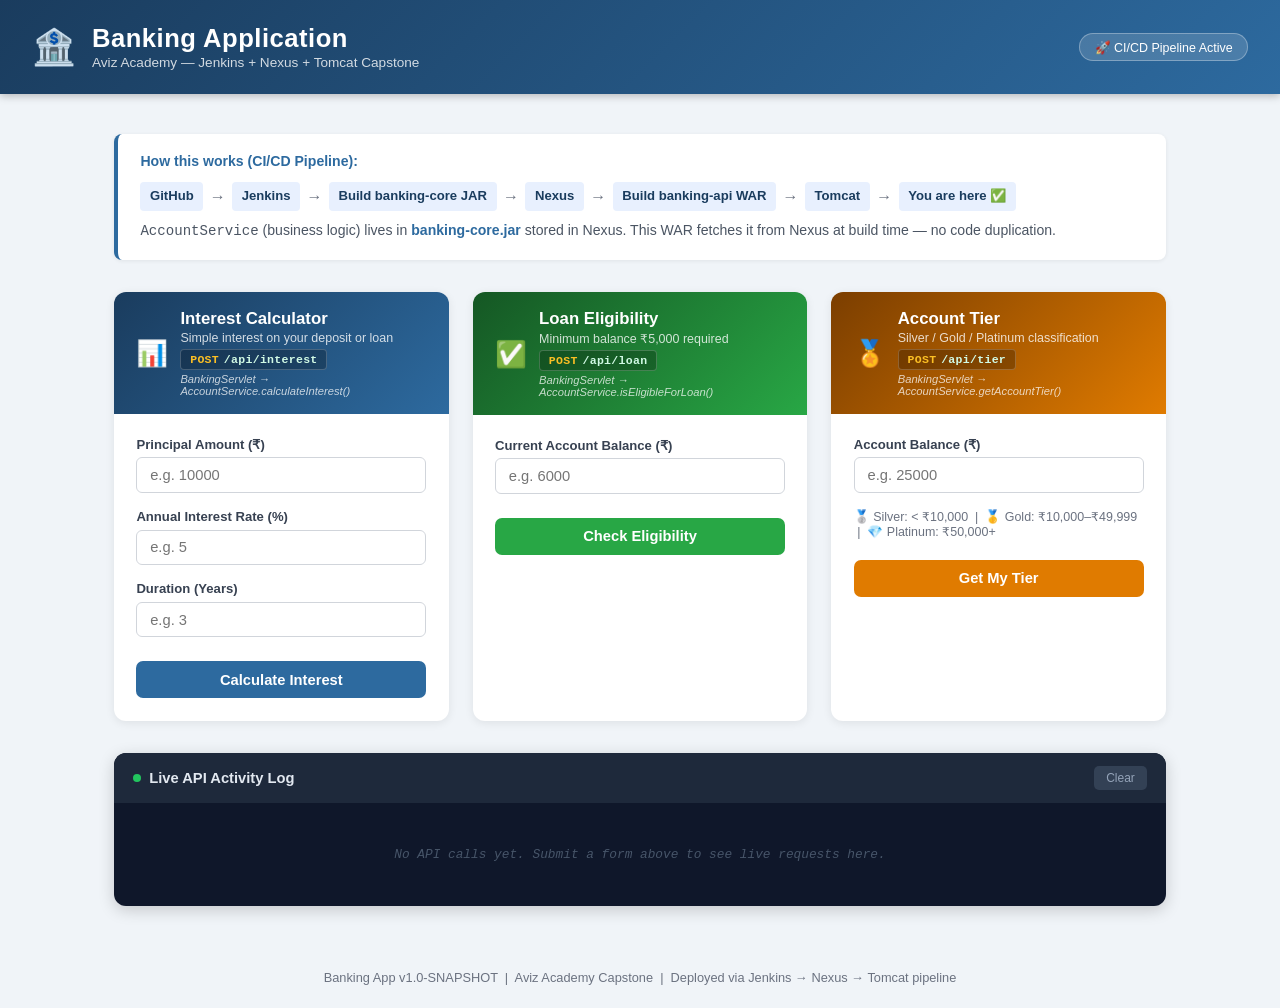
<file: banking-api/src/main/webapp/index.html>
<!DOCTYPE html>
<html lang="en">
<head>
  <meta charset="UTF-8" />
  <meta name="viewport" content="width=device-width, initial-scale=1.0" />
  <title>Banking App — Aviz Academy</title>
  <style>
    /* ── Reset & Base ── */
    *, *::before, *::after { box-sizing: border-box; margin: 0; padding: 0; }

    body {
      font-family: 'Segoe UI', Tahoma, Geneva, Verdana, sans-serif;
      background: #f0f4f8;
      color: #1a202c;
      min-height: 100vh;
    }

    /* ── Header ── */
    header {
      background: linear-gradient(135deg, #1a3c5e 0%, #2d6a9f 100%);
      color: #fff;
      padding: 1.5rem 2rem;
      display: flex;
      align-items: center;
      gap: 1rem;
      box-shadow: 0 2px 8px rgba(0,0,0,0.25);
    }
    header .bank-icon { font-size: 2.2rem; }
    header h1 { font-size: 1.6rem; font-weight: 700; letter-spacing: 0.5px; }
    header p  { font-size: 0.85rem; opacity: 0.8; margin-top: 2px; }

    /* ── Pipeline Badge ── */
    .pipeline-badge {
      background: rgba(255,255,255,0.15);
      border: 1px solid rgba(255,255,255,0.3);
      border-radius: 20px;
      padding: 0.35rem 0.9rem;
      font-size: 0.78rem;
      margin-left: auto;
      white-space: nowrap;
    }

    /* ── Main Layout ── */
    main {
      max-width: 1100px;
      margin: 2.5rem auto;
      padding: 0 1.5rem;
    }

    /* ── Architecture Info ── */
    .arch-banner {
      background: #fff;
      border-left: 4px solid #2d6a9f;
      border-radius: 8px;
      padding: 1rem 1.4rem;
      margin-bottom: 2rem;
      font-size: 0.88rem;
      line-height: 1.7;
      box-shadow: 0 1px 4px rgba(0,0,0,0.07);
    }
    .arch-banner strong { color: #2d6a9f; }
    .arch-banner .flow {
      display: flex;
      align-items: center;
      gap: 0.4rem;
      flex-wrap: wrap;
      margin-top: 0.5rem;
    }
    .arch-banner .node {
      background: #e8f0fe;
      color: #1a3c5e;
      border-radius: 4px;
      padding: 0.2rem 0.6rem;
      font-weight: 600;
      font-size: 0.82rem;
    }
    .arch-banner .arrow { color: #6b7280; font-size: 1rem; }

    /* ── Cards Grid ── */
    .cards {
      display: grid;
      grid-template-columns: repeat(auto-fit, minmax(300px, 1fr));
      gap: 1.5rem;
    }

    /* ── Card ── */
    .card {
      background: #fff;
      border-radius: 12px;
      box-shadow: 0 2px 10px rgba(0,0,0,0.08);
      overflow: hidden;
      transition: transform 0.2s, box-shadow 0.2s;
    }
    .card:hover { transform: translateY(-3px); box-shadow: 0 6px 18px rgba(0,0,0,0.12); }

    .card-header {
      padding: 1.1rem 1.4rem;
      display: flex;
      align-items: center;
      gap: 0.75rem;
    }
    .card-header .icon { font-size: 1.6rem; }
    .card-header h2 { font-size: 1.05rem; font-weight: 700; }
    .card-header p  { font-size: 0.78rem; opacity: 0.8; margin-top: 2px; }

    /* Card colour themes */
    .card.interest .card-header { background: linear-gradient(135deg, #1a3c5e, #2d6a9f); color: #fff; }
    .card.loan     .card-header { background: linear-gradient(135deg, #155724, #28a745); color: #fff; }
    .card.tier     .card-header { background: linear-gradient(135deg, #7b3e00, #e07b00); color: #fff; }

    .card-body { padding: 1.4rem; }

    /* ── Form Controls ── */
    .form-group { margin-bottom: 1rem; }
    label {
      display: block;
      font-size: 0.82rem;
      font-weight: 600;
      color: #374151;
      margin-bottom: 0.35rem;
    }
    input[type="number"] {
      width: 100%;
      padding: 0.55rem 0.8rem;
      border: 1.5px solid #d1d5db;
      border-radius: 6px;
      font-size: 0.92rem;
      transition: border-color 0.2s;
      outline: none;
    }
    input[type="number"]:focus { border-color: #2d6a9f; }

    /* ── Buttons ── */
    .btn {
      display: inline-flex;
      align-items: center;
      gap: 0.4rem;
      width: 100%;
      justify-content: center;
      padding: 0.65rem 1.2rem;
      border: none;
      border-radius: 7px;
      font-size: 0.92rem;
      font-weight: 600;
      cursor: pointer;
      transition: opacity 0.2s, transform 0.1s;
      margin-top: 0.5rem;
    }
    .btn:hover   { opacity: 0.88; }
    .btn:active  { transform: scale(0.98); }
    .btn-interest { background: #2d6a9f; color: #fff; }
    .btn-loan     { background: #28a745; color: #fff; }
    .btn-tier     { background: #e07b00; color: #fff; }

    /* ── Result Box ── */
    .result {
      margin-top: 1rem;
      padding: 0.9rem 1rem;
      border-radius: 8px;
      font-size: 0.9rem;
      font-weight: 500;
      display: none;
      line-height: 1.6;
    }
    .result.show { display: block; }
    .result.success { background: #d1fae5; color: #065f46; border: 1px solid #6ee7b7; }
    .result.error   { background: #fee2e2; color: #7f1d1d; border: 1px solid #fca5a5; }

    /* Tier badge */
    .tier-badge {
      display: inline-block;
      padding: 0.25rem 0.75rem;
      border-radius: 20px;
      font-weight: 700;
      font-size: 1rem;
      margin-top: 0.3rem;
    }
    .tier-Silver   { background: #e5e7eb; color: #374151; }
    .tier-Gold     { background: #fef3c7; color: #78350f; }
    .tier-Platinum { background: #e0e7ff; color: #3730a3; }

    /* Spinner */
    .spinner {
      display: inline-block;
      width: 14px; height: 14px;
      border: 2px solid rgba(255,255,255,0.4);
      border-top-color: #fff;
      border-radius: 50%;
      animation: spin 0.7s linear infinite;
    }
    @keyframes spin { to { transform: rotate(360deg); } }

    /* ── API Endpoint Tag (on card header) ── */
    .api-tag {
      display: inline-flex;
      align-items: center;
      gap: 0.3rem;
      background: rgba(0,0,0,0.25);
      border: 1px solid rgba(255,255,255,0.2);
      border-radius: 4px;
      padding: 0.18rem 0.55rem;
      font-size: 0.72rem;
      font-family: 'Courier New', monospace;
      font-weight: 700;
      letter-spacing: 0.3px;
      margin-top: 4px;
      white-space: nowrap;
    }
    .api-tag .method { color: #fbbf24; }   /* yellow — POST */
    .api-tag .path   { color: #d1fae5; }   /* mint   — /api/xxx */

    .java-tag {
      font-size: 0.7rem;
      opacity: 0.75;
      margin-top: 3px;
      font-style: italic;
    }

    /* ── API Activity Log Panel ── */
    .log-panel {
      background: #0f172a;
      border-radius: 12px;
      margin-top: 2rem;
      overflow: hidden;
      box-shadow: 0 4px 16px rgba(0,0,0,0.18);
    }
    .log-panel-header {
      background: #1e293b;
      padding: 0.85rem 1.2rem;
      display: flex;
      align-items: center;
      justify-content: space-between;
      gap: 1rem;
    }
    .log-panel-header h3 {
      color: #e2e8f0;
      font-size: 0.92rem;
      font-weight: 700;
      display: flex;
      align-items: center;
      gap: 0.5rem;
    }
    .log-panel-header .dot {
      width: 8px; height: 8px;
      border-radius: 50%;
      background: #22c55e;
      animation: pulse 1.5s ease-in-out infinite;
    }
    @keyframes pulse {
      0%,100% { opacity: 1; }
      50%      { opacity: 0.3; }
    }
    .btn-clear-log {
      background: #334155;
      color: #94a3b8;
      border: none;
      border-radius: 5px;
      padding: 0.3rem 0.75rem;
      font-size: 0.75rem;
      cursor: pointer;
    }
    .btn-clear-log:hover { background: #475569; color: #e2e8f0; }

    .log-body {
      padding: 0.75rem 1rem;
      max-height: 320px;
      overflow-y: auto;
      font-family: 'Courier New', monospace;
      font-size: 0.8rem;
    }
    .log-empty {
      color: #475569;
      text-align: center;
      padding: 2rem 0;
      font-style: italic;
    }

    /* Each log entry */
    .log-entry {
      border-left: 3px solid #334155;
      padding: 0.5rem 0.75rem;
      margin-bottom: 0.6rem;
      border-radius: 0 6px 6px 0;
      background: #1e293b;
      animation: fadeIn 0.3s ease;
    }
    @keyframes fadeIn { from { opacity: 0; transform: translateY(-4px); } to { opacity: 1; transform: none; } }

    .log-entry.success { border-left-color: #22c55e; }
    .log-entry.error   { border-left-color: #ef4444; }
    .log-entry.pending { border-left-color: #f59e0b; }

    .log-time    { color: #64748b; font-size: 0.72rem; margin-bottom: 3px; }
    .log-request { color: #93c5fd; }   /* blue  — request line */
    .log-payload { color: #fcd34d; }   /* amber — sent data   */
    .log-response{ color: #86efac; }   /* green — response    */
    .log-err     { color: #fca5a5; }   /* red   — error       */
    .log-ms      { color: #a78bfa; font-size: 0.72rem; } /* purple — timing */

    /* ── Footer ── */
    footer {
      text-align: center;
      padding: 1.5rem;
      font-size: 0.8rem;
      color: #6b7280;
      margin-top: 2rem;
    }
  </style>
</head>
<body>

<!-- ══════════════════════ HEADER ══════════════════════ -->
<header>
  <span class="bank-icon">🏦</span>
  <div>
    <h1>Banking Application</h1>
    <p>Aviz Academy — Jenkins + Nexus + Tomcat Capstone</p>
  </div>
  <span class="pipeline-badge">🚀 CI/CD Pipeline Active</span>
</header>

<!-- ══════════════════════ MAIN ══════════════════════ -->
<main>

  <!-- Architecture banner -->
  <div class="arch-banner">
    <strong>How this works (CI/CD Pipeline):</strong>
    <div class="flow">
      <span class="node">GitHub</span><span class="arrow">→</span>
      <span class="node">Jenkins</span><span class="arrow">→</span>
      <span class="node">Build banking-core JAR</span><span class="arrow">→</span>
      <span class="node">Nexus</span><span class="arrow">→</span>
      <span class="node">Build banking-api WAR</span><span class="arrow">→</span>
      <span class="node">Tomcat</span><span class="arrow">→</span>
      <span class="node">You are here ✅</span>
    </div>
    <div style="margin-top:0.5rem; color:#4b5563;">
      <code>AccountService</code> (business logic) lives in <strong>banking-core.jar</strong> stored in Nexus.
      This WAR fetches it from Nexus at build time — no code duplication.
    </div>
  </div>

  <!-- ══════════════════════ CARDS ══════════════════════ -->
  <div class="cards">

    <!-- ── Card 1: Interest Calculator ── -->
    <div class="card interest">
      <div class="card-header">
        <span class="icon">📊</span>
        <div>
          <h2>Interest Calculator</h2>
          <p>Simple interest on your deposit or loan</p>
          <span class="api-tag">
            <span class="method">POST</span>
            <span class="path">/api/interest</span>
          </span>
          <div class="java-tag">BankingServlet → AccountService.calculateInterest()</div>
        </div>
      </div>
      <div class="card-body">
        <div class="form-group">
          <label for="i-principal">Principal Amount (₹)</label>
          <input type="number" id="i-principal" placeholder="e.g. 10000" min="0" />
        </div>
        <div class="form-group">
          <label for="i-rate">Annual Interest Rate (%)</label>
          <input type="number" id="i-rate" placeholder="e.g. 5" min="0" step="0.1" />
        </div>
        <div class="form-group">
          <label for="i-years">Duration (Years)</label>
          <input type="number" id="i-years" placeholder="e.g. 3" min="1" />
        </div>
        <button class="btn btn-interest" onclick="calcInterest()">
          <span>Calculate Interest</span>
        </button>
        <div id="interest-result" class="result"></div>
      </div>
    </div>

    <!-- ── Card 2: Loan Eligibility ── -->
    <div class="card loan">
      <div class="card-header">
        <span class="icon">✅</span>
        <div>
          <h2>Loan Eligibility</h2>
          <p>Minimum balance ₹5,000 required</p>
          <span class="api-tag">
            <span class="method">POST</span>
            <span class="path">/api/loan</span>
          </span>
          <div class="java-tag">BankingServlet → AccountService.isEligibleForLoan()</div>
        </div>
      </div>
      <div class="card-body">
        <div class="form-group">
          <label for="l-balance">Current Account Balance (₹)</label>
          <input type="number" id="l-balance" placeholder="e.g. 6000" min="0" />
        </div>
        <button class="btn btn-loan" onclick="checkLoan()">
          <span>Check Eligibility</span>
        </button>
        <div id="loan-result" class="result"></div>
      </div>
    </div>

    <!-- ── Card 3: Account Tier ── -->
    <div class="card tier">
      <div class="card-header">
        <span class="icon">🏅</span>
        <div>
          <h2>Account Tier</h2>
          <p>Silver / Gold / Platinum classification</p>
          <span class="api-tag">
            <span class="method">POST</span>
            <span class="path">/api/tier</span>
          </span>
          <div class="java-tag">BankingServlet → AccountService.getAccountTier()</div>
        </div>
      </div>
      <div class="card-body">
        <div class="form-group">
          <label for="t-balance">Account Balance (₹)</label>
          <input type="number" id="t-balance" placeholder="e.g. 25000" min="0" />
        </div>

        <!-- Tier reference guide -->
        <div style="font-size:0.78rem; color:#6b7280; margin-bottom:0.8rem;">
          🥈 Silver: &lt; ₹10,000 &nbsp;|&nbsp;
          🥇 Gold: ₹10,000–₹49,999 &nbsp;|&nbsp;
          💎 Platinum: ₹50,000+
        </div>

        <button class="btn btn-tier" onclick="checkTier()">
          <span>Get My Tier</span>
        </button>
        <div id="tier-result" class="result"></div>
      </div>
    </div>

  </div>

  <!-- ══════════════════════ API ACTIVITY LOG ══════════════════════ -->
  <div class="log-panel">
    <div class="log-panel-header">
      <h3><span class="dot"></span> Live API Activity Log</h3>
      <button class="btn-clear-log" onclick="clearLog()">Clear</button>
    </div>
    <div class="log-body" id="api-log">
      <div class="log-empty" id="log-empty">No API calls yet. Submit a form above to see live requests here.</div>
    </div>
  </div>

</main>

<footer>
  Banking App v1.0-SNAPSHOT &nbsp;|&nbsp; Aviz Academy Capstone &nbsp;|&nbsp;
  Deployed via Jenkins → Nexus → Tomcat pipeline
</footer>

<!-- ══════════════════════ JAVASCRIPT ══════════════════════ -->
<script>
  // Base URL — relative so it works on any host/port
  const API = 'api';

  // ════════════════════════════════════════════════════
  // Utility — loading state
  // ════════════════════════════════════════════════════
  function setLoading(btn, loading, label) {
    if (loading) {
      btn.disabled = true;
      btn.innerHTML = '<span class="spinner"></span> Processing...';
    } else {
      btn.disabled = false;
      btn.innerHTML = `<span>${label}</span>`;
    }
  }

  function showResult(id, html, isError = false) {
    const el = document.getElementById(id);
    el.innerHTML = html;
    el.className = 'result show ' + (isError ? 'error' : 'success');
  }

  // ════════════════════════════════════════════════════
  // API Activity Log
  //   Logs every HTTP call so you can see exactly which
  //   endpoint is being called, what was sent, and what
  //   came back — all in real time.
  // ════════════════════════════════════════════════════
  function logApi({ endpoint, payload, response, status, ms, isError }) {
    const logEl   = document.getElementById('api-log');
    const emptyEl = document.getElementById('log-empty');
    if (emptyEl) emptyEl.remove();

    const now  = new Date().toLocaleTimeString('en-IN', { hour12: false });
    const stateClass = isError ? 'error' : 'success';

    // Format the payload as key=value pairs
    const payloadStr = Object.entries(payload)
      .map(([k, v]) => `${k}=${v}`)
      .join('  ');

    // Format response as compact JSON
    const responseStr = JSON.stringify(response);

    const entry = document.createElement('div');
    entry.className = `log-entry ${stateClass}`;
    entry.innerHTML =
      `<div class="log-time">${now}</div>` +
      `<div class="log-request">► POST ${endpoint}</div>` +
      `<div class="log-payload">  SENT:     ${payloadStr}</div>` +
      (isError
        ? `<div class="log-err">  ERROR:    ${responseStr}</div>`
        : `<div class="log-response">  RESPONSE: ${responseStr}</div>`
      ) +
      `<div class="log-ms">  ⏱ ${ms} ms  |  HTTP 200  |  BankingServlet.java → AccountService.java</div>`;

    // Newest entry at top
    logEl.insertBefore(entry, logEl.firstChild);

    // Scroll log to top to show latest
    logEl.scrollTop = 0;
  }

  function logError({ endpoint, payload, message, ms }) {
    const logEl   = document.getElementById('api-log');
    const emptyEl = document.getElementById('log-empty');
    if (emptyEl) emptyEl.remove();

    const now = new Date().toLocaleTimeString('en-IN', { hour12: false });
    const payloadStr = Object.entries(payload).map(([k,v]) => `${k}=${v}`).join('  ');

    const entry = document.createElement('div');
    entry.className = 'log-entry error';
    entry.innerHTML =
      `<div class="log-time">${now}</div>` +
      `<div class="log-request">► POST ${endpoint}</div>` +
      `<div class="log-payload">  SENT:  ${payloadStr}</div>` +
      `<div class="log-err">  FAILED: ${message}</div>` +
      `<div class="log-ms">  ⏱ ${ms} ms  |  Network / Server error</div>`;

    logEl.insertBefore(entry, logEl.firstChild);
  }

  function clearLog() {
    const logEl = document.getElementById('api-log');
    logEl.innerHTML = '<div class="log-empty" id="log-empty">No API calls yet. Submit a form above to see live requests here.</div>';
  }

  // ════════════════════════════════════════════════════
  // Shared fetch wrapper — calls endpoint, logs result
  // ════════════════════════════════════════════════════
  async function callApi(endpoint, payload) {
    const form    = new URLSearchParams(payload);
    const start   = performance.now();
    const res     = await fetch(`${API}${endpoint}`, { method: 'POST', body: form });
    const ms      = Math.round(performance.now() - start);
    const data    = await res.json();
    const isError = !!data.error;
    logApi({ endpoint: `${API}${endpoint}`, payload, response: data, ms, isError });
    return data;
  }

  // ════════════════════════════════════════════════════
  // Card 1 — Interest Calculator → POST /api/interest
  //           BankingServlet → AccountService.calculateInterest()
  // ════════════════════════════════════════════════════
  async function calcInterest() {
    const principal = document.getElementById('i-principal').value;
    const rate      = document.getElementById('i-rate').value;
    const years     = document.getElementById('i-years').value;
    const btn       = event.currentTarget;

    if (!principal || !rate || !years) {
      showResult('interest-result', '⚠️ Please fill in all fields.', true);
      return;
    }

    setLoading(btn, true, 'Calculate Interest');
    try {
      const data = await callApi('/interest', { principal, rate, years });
      if (data.error) {
        showResult('interest-result', '❌ ' + data.error, true);
      } else {
        showResult('interest-result',
          `📊 <strong>Simple Interest:</strong> ₹${data.interest.toLocaleString('en-IN', {minimumFractionDigits:2})}<br>
           💰 <strong>Total Amount:</strong> ₹${data.total.toLocaleString('en-IN', {minimumFractionDigits:2})}<br>
           <small style="color:#065f46">Formula: P × R × T / 100 = ${principal} × ${rate} × ${years} / 100</small>`
        );
      }
    } catch (e) {
      const ms = 0;
      logError({ endpoint: 'api/interest', payload: { principal, rate, years }, message: e.message, ms });
      showResult('interest-result', '❌ Could not reach the server. Is Tomcat running?', true);
    } finally {
      setLoading(btn, false, 'Calculate Interest');
    }
  }

  // ════════════════════════════════════════════════════
  // Card 2 — Loan Eligibility → POST /api/loan
  //           BankingServlet → AccountService.isEligibleForLoan()
  // ════════════════════════════════════════════════════
  async function checkLoan() {
    const balance = document.getElementById('l-balance').value;
    const btn     = event.currentTarget;

    if (!balance) {
      showResult('loan-result', '⚠️ Please enter your balance.', true);
      return;
    }

    setLoading(btn, true, 'Check Eligibility');
    try {
      const data = await callApi('/loan', { balance });
      if (data.error) {
        showResult('loan-result', '❌ ' + data.error, true);
      } else if (data.eligible) {
        showResult('loan-result',
          `✅ <strong>Eligible for Loan!</strong><br>
           Your balance ₹${parseFloat(balance).toLocaleString('en-IN')} meets the minimum ₹5,000 requirement.`
        );
      } else {
        showResult('loan-result',
          `❌ <strong>Not Eligible.</strong><br>
           Your balance ₹${parseFloat(balance).toLocaleString('en-IN')} is below the minimum ₹5,000.`,
          true
        );
      }
    } catch (e) {
      logError({ endpoint: 'api/loan', payload: { balance }, message: e.message, ms: 0 });
      showResult('loan-result', '❌ Could not reach the server. Is Tomcat running?', true);
    } finally {
      setLoading(btn, false, 'Check Eligibility');
    }
  }

  // ════════════════════════════════════════════════════
  // Card 3 — Account Tier → POST /api/tier
  //           BankingServlet → AccountService.getAccountTier()
  // ════════════════════════════════════════════════════
  async function checkTier() {
    const balance = document.getElementById('t-balance').value;
    const btn     = event.currentTarget;

    if (!balance) {
      showResult('tier-result', '⚠️ Please enter your balance.', true);
      return;
    }

    setLoading(btn, true, 'Get My Tier');
    try {
      const data = await callApi('/tier', { balance });
      if (data.error) {
        showResult('tier-result', '❌ ' + data.error, true);
      } else {
        const icons = { Silver: '🥈', Gold: '🥇', Platinum: '💎' };
        const icon  = icons[data.tier] || '🏅';
        showResult('tier-result',
          `${icon} Your account tier: <span class="tier-badge tier-${data.tier}">${data.tier}</span><br>
           <small style="margin-top:4px;display:block">Balance: ₹${parseFloat(balance).toLocaleString('en-IN')}</small>`
        );
      }
    } catch (e) {
      logError({ endpoint: 'api/tier', payload: { balance }, message: e.message, ms: 0 });
      showResult('tier-result', '❌ Could not reach the server. Is Tomcat running?', true);
    } finally {
      setLoading(btn, false, 'Get My Tier');
    }
  }

  // Allow Enter key on inputs
  document.addEventListener('keydown', (e) => {
    if (e.key === 'Enter') {
      const focused = document.activeElement;
      if (focused.id.startsWith('i-')) calcInterest();
      else if (focused.id.startsWith('l-')) checkLoan();
      else if (focused.id.startsWith('t-')) checkTier();
    }
  });
</script>
</body>
</html>
</file>
